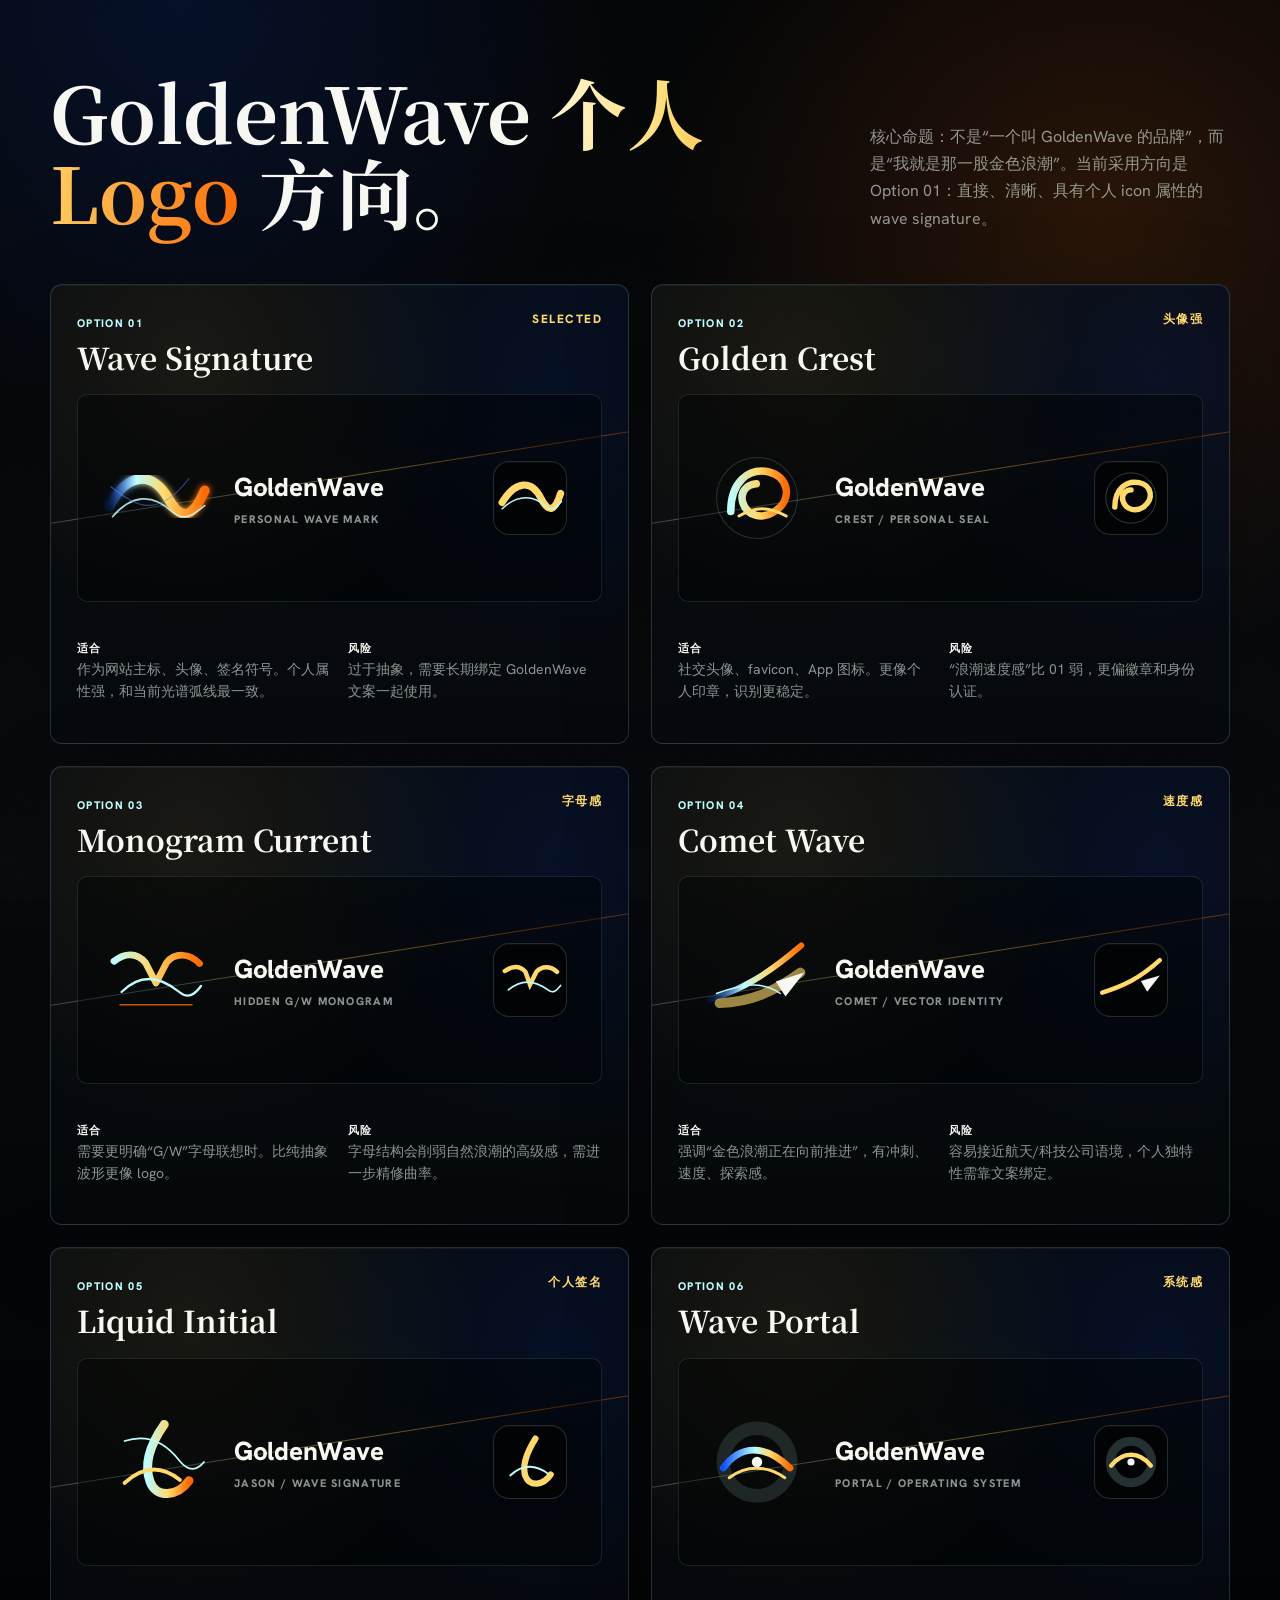
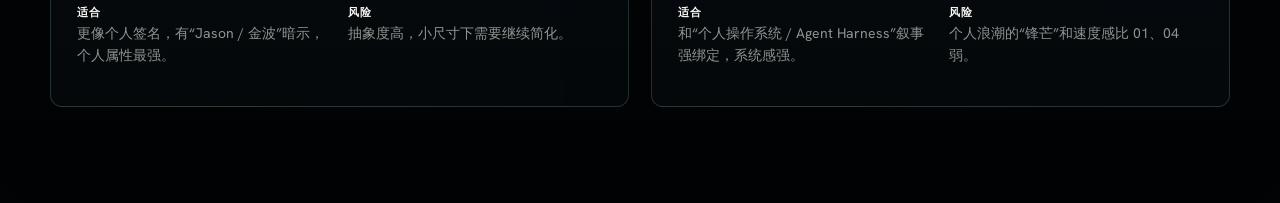
<file: logo-options.html>
<!DOCTYPE html>
<html lang="zh-CN">
<head>
  <meta charset="UTF-8" />
  <meta name="viewport" content="width=device-width, initial-scale=1.0" />
  <title>GoldenWave Logo Options</title>
  <link rel="preconnect" href="https://fonts.googleapis.com">
  <link rel="preconnect" href="https://fonts.gstatic.com" crossorigin>
  <link href="https://fonts.googleapis.com/css2?family=Hanken+Grotesk:wght@500;600;700;800&family=Noto+Serif+SC:wght@600;700;900&display=swap" rel="stylesheet">
  <style>
    :root {
      --black: #020304;
      --panel: rgba(7, 10, 14, .82);
      --line: rgba(189, 252, 255, .16);
      --ink: #f7f8f2;
      --muted: rgba(207, 215, 208, .68);
      --gold: #ffd96a;
      --hot: #ff6a00;
      --ice: #bdfcff;
      --blue: #0b54ff;
      --serif: 'Noto Serif SC', serif;
      --sans: 'Hanken Grotesk', sans-serif;
    }

    * { box-sizing: border-box; }
    body {
      margin: 0;
      background:
        radial-gradient(circle at 14% 0%, rgba(11,84,255,.14), transparent 28rem),
        radial-gradient(circle at 86% 12%, rgba(255,106,0,.14), transparent 28rem),
        linear-gradient(180deg, #020304, #07090d 48%, #020304);
      color: var(--ink);
      font-family: var(--sans);
    }

    body::before {
      content: "";
      position: fixed;
      inset: 0;
      pointer-events: none;
      opacity: .055;
      mix-blend-mode: screen;
      background-image: url("data:image/svg+xml,%3Csvg viewBox='0 0 320 320' xmlns='http://www.w3.org/2000/svg'%3E%3Cfilter id='n'%3E%3CfeTurbulence type='fractalNoise' baseFrequency='.72' numOctaves='3' stitchTiles='stitch'/%3E%3CfeColorMatrix type='saturate' values='0'/%3E%3C/filter%3E%3Crect width='100%25' height='100%25' filter='url(%23n)' opacity='0.36'/%3E%3C/svg%3E");
      background-size: 260px 260px;
    }

    .page {
      width: min(1180px, calc(100% - 44px));
      margin: 0 auto;
      padding: 72px 0 96px;
    }

    header {
      display: grid;
      grid-template-columns: 1fr 360px;
      gap: 56px;
      align-items: end;
      margin-bottom: 52px;
    }

    h1 {
      max-width: 760px;
      margin: 0;
      font-family: var(--serif);
      font-size: clamp(42px, 6vw, 88px);
      line-height: 1.04;
      letter-spacing: 0;
    }

    .gold {
      color: transparent;
      background: linear-gradient(95deg, #fff8d6, var(--gold) 38%, var(--hot));
      background-clip: text;
      -webkit-background-clip: text;
    }

    .intro {
      margin: 0;
      color: var(--muted);
      font-size: 16px;
      line-height: 1.7;
    }

    .grid {
      display: grid;
      grid-template-columns: repeat(2, minmax(0, 1fr));
      gap: 22px;
    }

    .option {
      position: relative;
      overflow: hidden;
      min-height: 430px;
      padding: 26px;
      border: 1px solid var(--line);
      border-radius: 12px;
      background:
        radial-gradient(circle at 24% 16%, rgba(255,217,106,.08), transparent 18rem),
        radial-gradient(circle at 88% 20%, rgba(11,84,255,.1), transparent 18rem),
        var(--panel);
      box-shadow: inset 0 1px 0 rgba(189,252,255,.05), 0 24px 90px rgba(0,0,0,.22);
    }

    .option::after {
      content: "";
      position: absolute;
      left: -20%;
      right: -20%;
      top: 42%;
      height: 1px;
      background: linear-gradient(90deg, transparent, rgba(189,252,255,.42), rgba(255,217,106,.76), rgba(255,106,0,.62), transparent);
      filter: drop-shadow(0 0 12px rgba(255,106,0,.4));
      transform: rotate(-9deg);
    }

    .option-head,
    .showcase,
    .notes {
      position: relative;
      z-index: 2;
    }

    .option-head {
      display: flex;
      justify-content: space-between;
      gap: 20px;
      margin-bottom: 20px;
    }

    .option small {
      color: var(--ice);
      font-size: 11px;
      font-weight: 800;
      letter-spacing: .12em;
      text-transform: uppercase;
    }

    .option h2 {
      margin: 8px 0 0;
      font-family: var(--serif);
      font-size: 30px;
      line-height: 1.15;
    }

    .score {
      color: var(--gold);
      font-size: 12px;
      font-weight: 800;
      letter-spacing: .12em;
      white-space: nowrap;
      text-transform: uppercase;
    }

    .showcase {
      display: grid;
      grid-template-columns: 1fr 90px;
      gap: 18px;
      align-items: center;
      min-height: 208px;
      padding: 18px;
      border: 1px solid rgba(189,252,255,.11);
      border-radius: 10px;
      background: rgba(2, 3, 4, .46);
    }

    .wordmark {
      display: flex;
      align-items: center;
      gap: 18px;
      min-width: 0;
    }

    .mark svg,
    .mini svg {
      display: block;
      width: 100%;
      height: auto;
      overflow: visible;
    }

    .mark {
      flex: 0 0 120px;
      width: 120px;
      height: 120px;
      display: grid;
      place-items: center;
    }

    .word {
      min-width: 0;
    }

    .word strong {
      display: block;
      font-size: 26px;
      font-weight: 800;
      letter-spacing: -.01em;
    }

    .word span {
      display: block;
      margin-top: 8px;
      color: var(--muted);
      font-size: 11px;
      font-weight: 800;
      letter-spacing: .12em;
      text-transform: uppercase;
    }

    .mini {
      width: 74px;
      height: 74px;
      display: grid;
      place-items: center;
      border: 1px solid rgba(189,252,255,.16);
      border-radius: 16px;
      background: #020304;
      box-shadow: inset 0 1px 0 rgba(255,255,255,.04);
    }

    .notes {
      display: grid;
      grid-template-columns: 1fr 1fr;
      gap: 16px;
      margin-top: 20px;
      color: var(--muted);
      font-size: 14px;
      line-height: 1.58;
    }

    .notes b {
      color: var(--ink);
      font-size: 11px;
      letter-spacing: .1em;
      text-transform: uppercase;
    }

    .stroke-ice { stroke: var(--ice); }
    .stroke-gold { stroke: var(--gold); }
    .stroke-hot { stroke: var(--hot); }
    .stroke-blue { stroke: var(--blue); }
    .fill-gold { fill: var(--gold); }
    .fill-ice { fill: var(--ice); }
    .fill-hot { fill: var(--hot); }

    @media (max-width: 900px) {
      header,
      .grid {
        grid-template-columns: 1fr;
      }

      .showcase {
        grid-template-columns: 1fr;
      }

      .mini {
        width: 64px;
        height: 64px;
      }
    }

    @media (max-width: 560px) {
      .page {
        width: calc(100% - 28px);
        padding-top: 48px;
      }

      .wordmark {
        display: grid;
      }

      .notes {
        grid-template-columns: 1fr;
      }
    }
  </style>
</head>
<body>
  <main class="page">
    <header>
      <h1>GoldenWave <span class="gold">个人 Logo</span> 方向。</h1>
      <p class="intro">核心命题：不是“一个叫 GoldenWave 的品牌”，而是“我就是那一股金色浪潮”。当前采用方向是 Option 01：直接、清晰、具有个人 icon 属性的 wave signature。</p>
    </header>

    <section class="grid">
      <article class="option">
        <div class="option-head">
          <div><small>Option 01</small><h2>Wave Signature</h2></div>
          <div class="score">Selected</div>
        </div>
        <div class="showcase">
          <div class="wordmark">
            <div class="mark">
              <svg viewBox="0 0 160 160" aria-label="Wave Signature">
                <defs>
                  <linearGradient id="sigA" x1="0" x2="1">
                    <stop offset="0" stop-color="#0b54ff" stop-opacity=".1"/>
                    <stop offset=".28" stop-color="#bdfcff"/>
                    <stop offset=".58" stop-color="#ffd96a"/>
                    <stop offset="1" stop-color="#ff6a00"/>
                  </linearGradient>
                  <filter id="glowA"><feGaussianBlur stdDeviation="4" result="b"/><feMerge><feMergeNode in="b"/><feMergeNode in="SourceGraphic"/></feMerge></filter>
                </defs>
                <path d="M18 91 C42 44 76 45 96 80 C115 113 129 106 145 70" fill="none" stroke="url(#sigA)" stroke-width="13" stroke-linecap="round" filter="url(#glowA)"/>
                <path d="M22 105 C48 75 75 74 101 98 C118 113 132 101 145 90" fill="none" stroke="#bdfcff" stroke-width="2.2" stroke-linecap="round" opacity=".86"/>
                <path d="M20 65 C55 93 83 107 124 54" fill="none" stroke="#4f8dff" stroke-width="1.5" stroke-linecap="round" opacity=".5"/>
              </svg>
            </div>
            <div class="word"><strong>GoldenWave</strong><span>Personal wave mark</span></div>
          </div>
          <div class="mini">
            <svg viewBox="0 0 80 80">
              <path d="M9 45 C24 20 42 20 52 40 C61 58 68 54 74 35" fill="none" stroke="#ffd96a" stroke-width="8" stroke-linecap="round"/>
              <path d="M9 52 C27 35 45 37 58 50 C65 56 70 49 75 44" fill="none" stroke="#bdfcff" stroke-width="1.6" stroke-linecap="round"/>
            </svg>
          </div>
        </div>
        <div class="notes">
          <p><b>适合</b><br>作为网站主标、头像、签名符号。个人属性强，和当前光谱弧线最一致。</p>
          <p><b>风险</b><br>过于抽象，需要长期绑定 GoldenWave 文案一起使用。</p>
        </div>
      </article>

      <article class="option">
        <div class="option-head">
          <div><small>Option 02</small><h2>Golden Crest</h2></div>
          <div class="score">头像强</div>
        </div>
        <div class="showcase">
          <div class="wordmark">
            <div class="mark">
              <svg viewBox="0 0 160 160" aria-label="Golden Crest">
                <defs>
                  <linearGradient id="crestA" x1="0" x2="1">
                    <stop offset="0" stop-color="#bdfcff"/>
                    <stop offset=".5" stop-color="#ffd96a"/>
                    <stop offset="1" stop-color="#ff6a00"/>
                  </linearGradient>
                </defs>
                <circle cx="80" cy="80" r="54" fill="none" stroke="rgba(189,252,255,.16)" stroke-width="1.4"/>
                <path d="M45 98 C45 58 69 40 95 45 C122 51 128 81 105 97 C88 109 67 105 61 86 C57 72 66 62 79 61" fill="none" stroke="url(#crestA)" stroke-width="10" stroke-linecap="round"/>
                <path d="M56 104 C77 91 96 91 119 104" fill="none" stroke="#ffd96a" stroke-width="4" stroke-linecap="round"/>
              </svg>
            </div>
            <div class="word"><strong>GoldenWave</strong><span>Crest / personal seal</span></div>
          </div>
          <div class="mini">
            <svg viewBox="0 0 80 80">
              <circle cx="40" cy="40" r="28" fill="none" stroke="rgba(189,252,255,.25)" stroke-width="1"/>
              <path d="M22 50 C22 30 35 20 49 23 C63 26 66 41 54 50 C45 56 34 53 31 43 C29 36 34 31 40 31" fill="none" stroke="#ffd96a" stroke-width="6" stroke-linecap="round"/>
            </svg>
          </div>
        </div>
        <div class="notes">
          <p><b>适合</b><br>社交头像、favicon、App 图标。更像个人印章，识别更稳定。</p>
          <p><b>风险</b><br>“浪潮速度感”比 01 弱，更偏徽章和身份认证。</p>
        </div>
      </article>

      <article class="option">
        <div class="option-head">
          <div><small>Option 03</small><h2>Monogram Current</h2></div>
          <div class="score">字母感</div>
        </div>
        <div class="showcase">
          <div class="wordmark">
            <div class="mark">
              <svg viewBox="0 0 160 160" aria-label="GW Monogram">
                <defs>
                  <linearGradient id="monoA" x1="0" x2="1">
                    <stop offset="0" stop-color="#bdfcff"/>
                    <stop offset=".42" stop-color="#ffd96a"/>
                    <stop offset="1" stop-color="#ff6a00"/>
                  </linearGradient>
                </defs>
                <path d="M24 55 C38 44 54 43 66 57 L80 84 L94 57 C105 43 125 44 138 58" fill="none" stroke="url(#monoA)" stroke-width="9" stroke-linecap="round" stroke-linejoin="round"/>
                <path d="M34 96 C57 73 83 73 111 96 C123 106 132 99 140 88" fill="none" stroke="#bdfcff" stroke-width="3" stroke-linecap="round"/>
                <path d="M32 113 L128 113" stroke="#ff6a00" stroke-width="2" stroke-linecap="round" opacity=".78"/>
              </svg>
            </div>
            <div class="word"><strong>GoldenWave</strong><span>Hidden G/W monogram</span></div>
          </div>
          <div class="mini">
            <svg viewBox="0 0 80 80">
              <path d="M12 30 C21 24 29 24 35 31 L40 45 L47 31 C53 24 63 24 70 31" fill="none" stroke="#ffd96a" stroke-width="5" stroke-linecap="round"/>
              <path d="M16 51 C30 39 45 40 60 51 C66 56 70 51 74 46" fill="none" stroke="#bdfcff" stroke-width="1.8" stroke-linecap="round"/>
            </svg>
          </div>
        </div>
        <div class="notes">
          <p><b>适合</b><br>需要更明确“G/W”字母联想时。比纯抽象波形更像 logo。</p>
          <p><b>风险</b><br>字母结构会削弱自然浪潮的高级感，需进一步精修曲率。</p>
        </div>
      </article>

      <article class="option">
        <div class="option-head">
          <div><small>Option 04</small><h2>Comet Wave</h2></div>
          <div class="score">速度感</div>
        </div>
        <div class="showcase">
          <div class="wordmark">
            <div class="mark">
              <svg viewBox="0 0 160 160" aria-label="Comet Wave">
                <defs>
                  <linearGradient id="cometA" x1="0" x2="1">
                    <stop offset="0" stop-color="#0b54ff" stop-opacity=".15"/>
                    <stop offset=".36" stop-color="#bdfcff"/>
                    <stop offset=".66" stop-color="#ffd96a"/>
                    <stop offset="1" stop-color="#ff6a00"/>
                  </linearGradient>
                </defs>
                <path d="M18 106 C60 92 91 75 139 34" fill="none" stroke="url(#cometA)" stroke-width="8" stroke-linecap="round"/>
                <path d="M30 111 C72 109 100 97 138 70" fill="none" stroke="#ffd96a" stroke-width="13" stroke-linecap="round" opacity=".6"/>
                <path d="M105 82 L143 70 L118 102 Z" fill="#f7f8f2"/>
                <path d="M26 98 C65 84 88 82 111 98" fill="none" stroke="#bdfcff" stroke-width="2" stroke-linecap="round"/>
              </svg>
            </div>
            <div class="word"><strong>GoldenWave</strong><span>Comet / vector identity</span></div>
          </div>
          <div class="mini">
            <svg viewBox="0 0 80 80">
              <path d="M8 54 C31 47 50 38 72 18" fill="none" stroke="#ffd96a" stroke-width="5" stroke-linecap="round"/>
              <path d="M51 41 L72 35 L58 53 Z" fill="#f7f8f2"/>
            </svg>
          </div>
        </div>
        <div class="notes">
          <p><b>适合</b><br>强调“金色浪潮正在向前推进”，有冲刺、速度、探索感。</p>
          <p><b>风险</b><br>容易接近航天/科技公司语境，个人独特性需靠文案绑定。</p>
        </div>
      </article>

      <article class="option">
        <div class="option-head">
          <div><small>Option 05</small><h2>Liquid Initial</h2></div>
          <div class="score">个人签名</div>
        </div>
        <div class="showcase">
          <div class="wordmark">
            <div class="mark">
              <svg viewBox="0 0 160 160" aria-label="Liquid Initial">
                <defs>
                  <linearGradient id="liquidA" x1="0" x2="1">
                    <stop offset="0" stop-color="#bdfcff"/>
                    <stop offset=".5" stop-color="#ffd96a"/>
                    <stop offset="1" stop-color="#ff6a00"/>
                  </linearGradient>
                </defs>
                <path d="M91 30 C72 57 64 84 72 106 C80 129 109 126 124 105" fill="none" stroke="url(#liquidA)" stroke-width="12" stroke-linecap="round"/>
                <path d="M38 52 C66 43 91 52 111 78 C124 94 135 91 144 80" fill="none" stroke="#bdfcff" stroke-width="2.4" stroke-linecap="round"/>
                <path d="M38 108 C62 86 86 83 112 104" fill="none" stroke="#ffd96a" stroke-width="5" stroke-linecap="round"/>
              </svg>
            </div>
            <div class="word"><strong>GoldenWave</strong><span>Jason / wave signature</span></div>
          </div>
          <div class="mini">
            <svg viewBox="0 0 80 80">
              <path d="M46 14 C36 30 31 45 35 56 C40 68 55 66 63 54" fill="none" stroke="#ffd96a" stroke-width="7" stroke-linecap="round"/>
              <path d="M18 55 C31 43 45 42 60 53" fill="none" stroke="#bdfcff" stroke-width="2" stroke-linecap="round"/>
            </svg>
          </div>
        </div>
        <div class="notes">
          <p><b>适合</b><br>更像个人签名，有“Jason / 金波”暗示，个人属性最强。</p>
          <p><b>风险</b><br>抽象度高，小尺寸下需要继续简化。</p>
        </div>
      </article>

      <article class="option">
        <div class="option-head">
          <div><small>Option 06</small><h2>Wave Portal</h2></div>
          <div class="score">系统感</div>
        </div>
        <div class="showcase">
          <div class="wordmark">
            <div class="mark">
              <svg viewBox="0 0 160 160" aria-label="Wave Portal">
                <defs>
                  <linearGradient id="portalA" x1="0" x2="1">
                    <stop offset="0" stop-color="#0b54ff"/>
                    <stop offset=".48" stop-color="#bdfcff"/>
                    <stop offset=".7" stop-color="#ffd96a"/>
                    <stop offset="1" stop-color="#ff6a00"/>
                  </linearGradient>
                </defs>
                <circle cx="80" cy="80" r="45" fill="none" stroke="rgba(189,252,255,.12)" stroke-width="18"/>
                <path d="M35 88 C58 56 91 56 124 88" fill="none" stroke="url(#portalA)" stroke-width="9" stroke-linecap="round"/>
                <path d="M43 101 C65 84 93 84 117 101" fill="none" stroke="#ffd96a" stroke-width="4" stroke-linecap="round"/>
                <circle cx="80" cy="80" r="7" fill="#f7f8f2"/>
              </svg>
            </div>
            <div class="word"><strong>GoldenWave</strong><span>Portal / operating system</span></div>
          </div>
          <div class="mini">
            <svg viewBox="0 0 80 80">
              <circle cx="40" cy="40" r="23" fill="none" stroke="rgba(189,252,255,.18)" stroke-width="10"/>
              <path d="M18 44 C31 28 49 28 62 44" fill="none" stroke="#ffd96a" stroke-width="5" stroke-linecap="round"/>
              <circle cx="40" cy="40" r="4" fill="#f7f8f2"/>
            </svg>
          </div>
        </div>
        <div class="notes">
          <p><b>适合</b><br>和“个人操作系统 / Agent Harness”叙事强绑定，系统感强。</p>
          <p><b>风险</b><br>个人浪潮的“锋芒”和速度感比 01、04 弱。</p>
        </div>
      </article>
    </section>
  </main>
</body>
</html>
</file>
